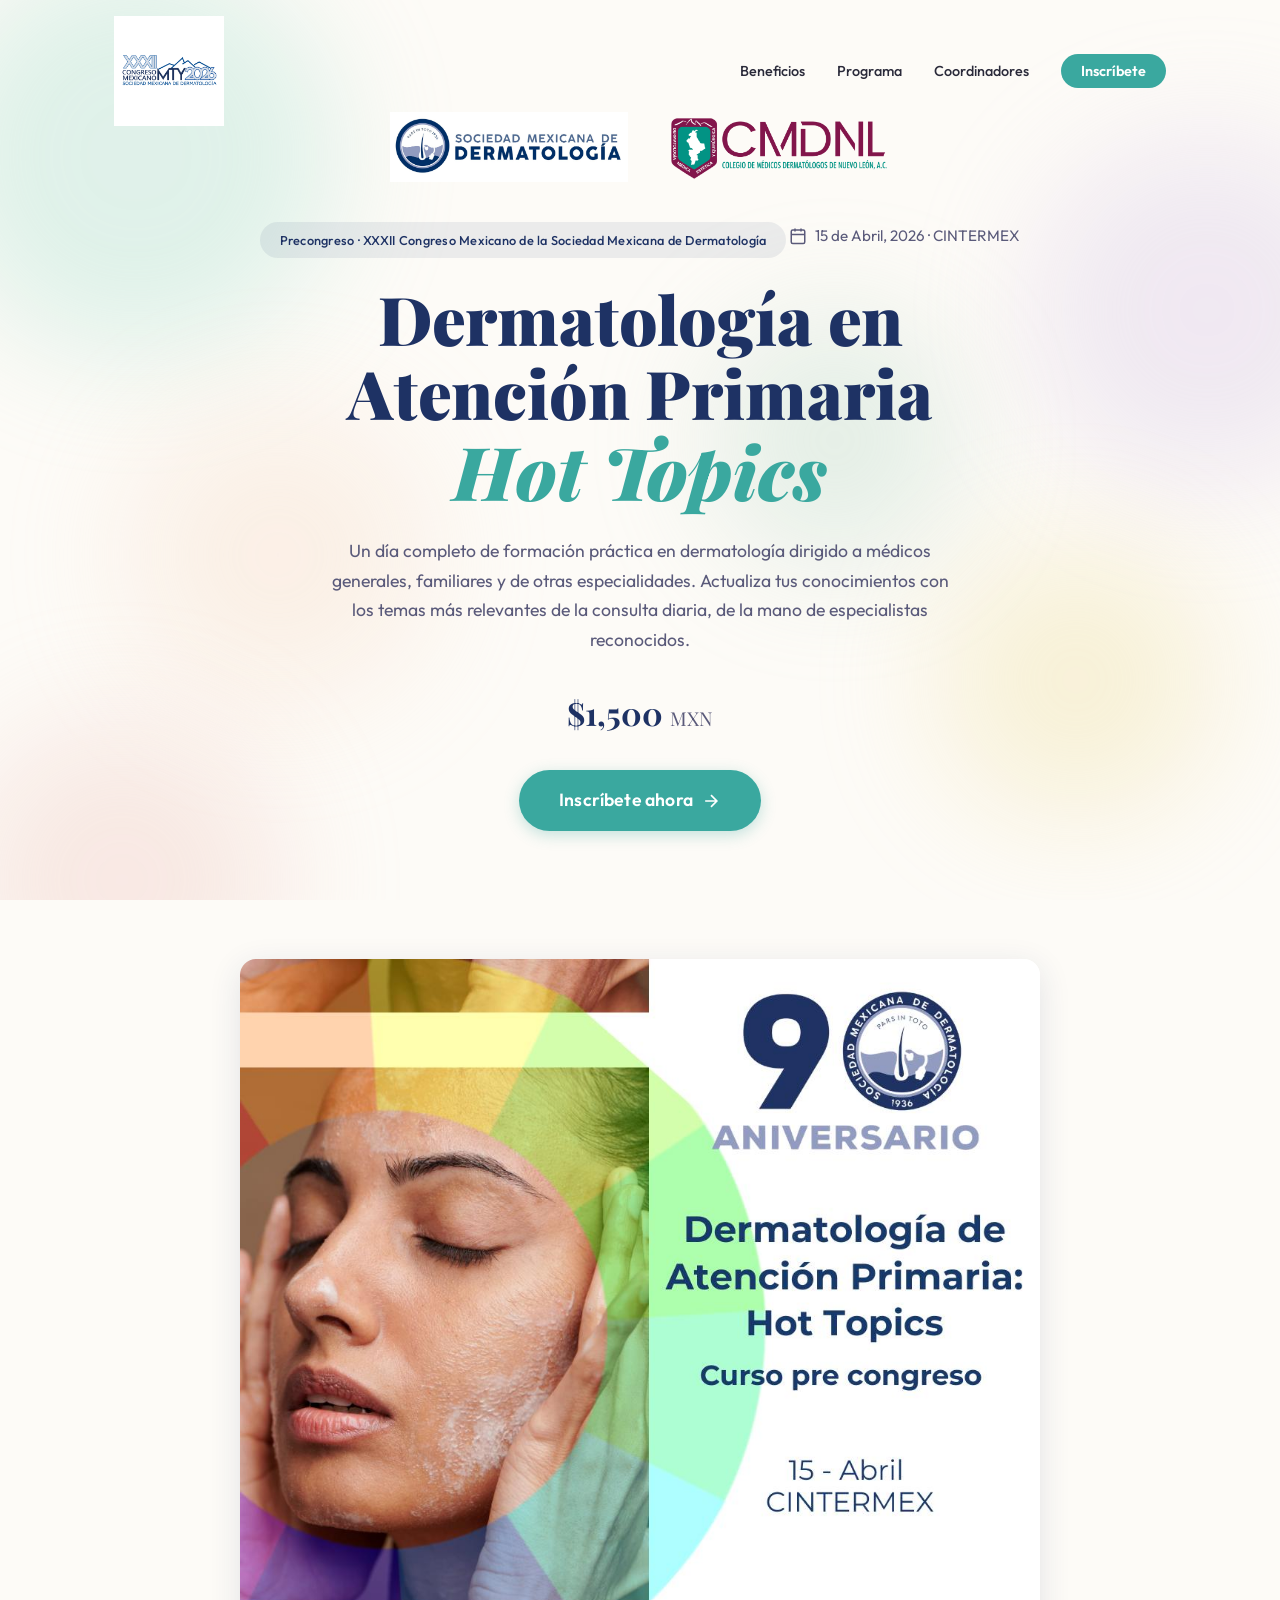
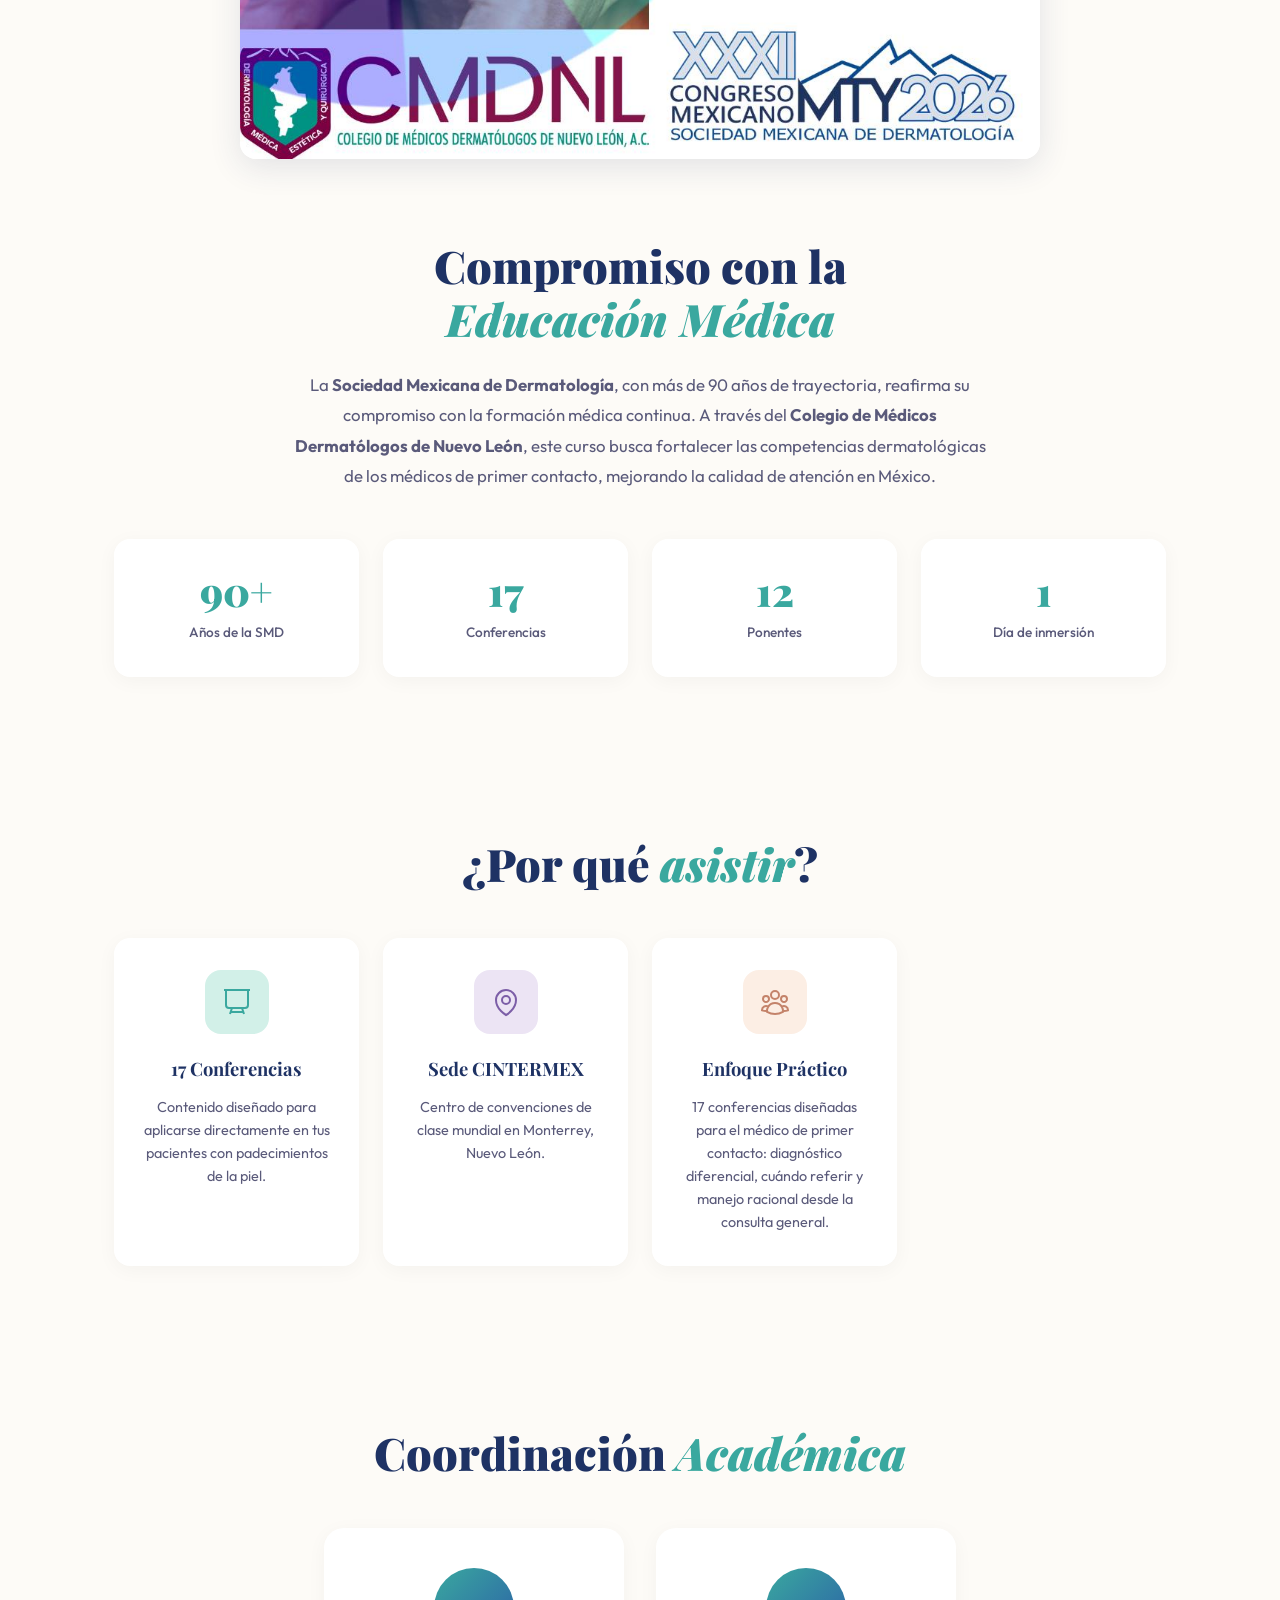
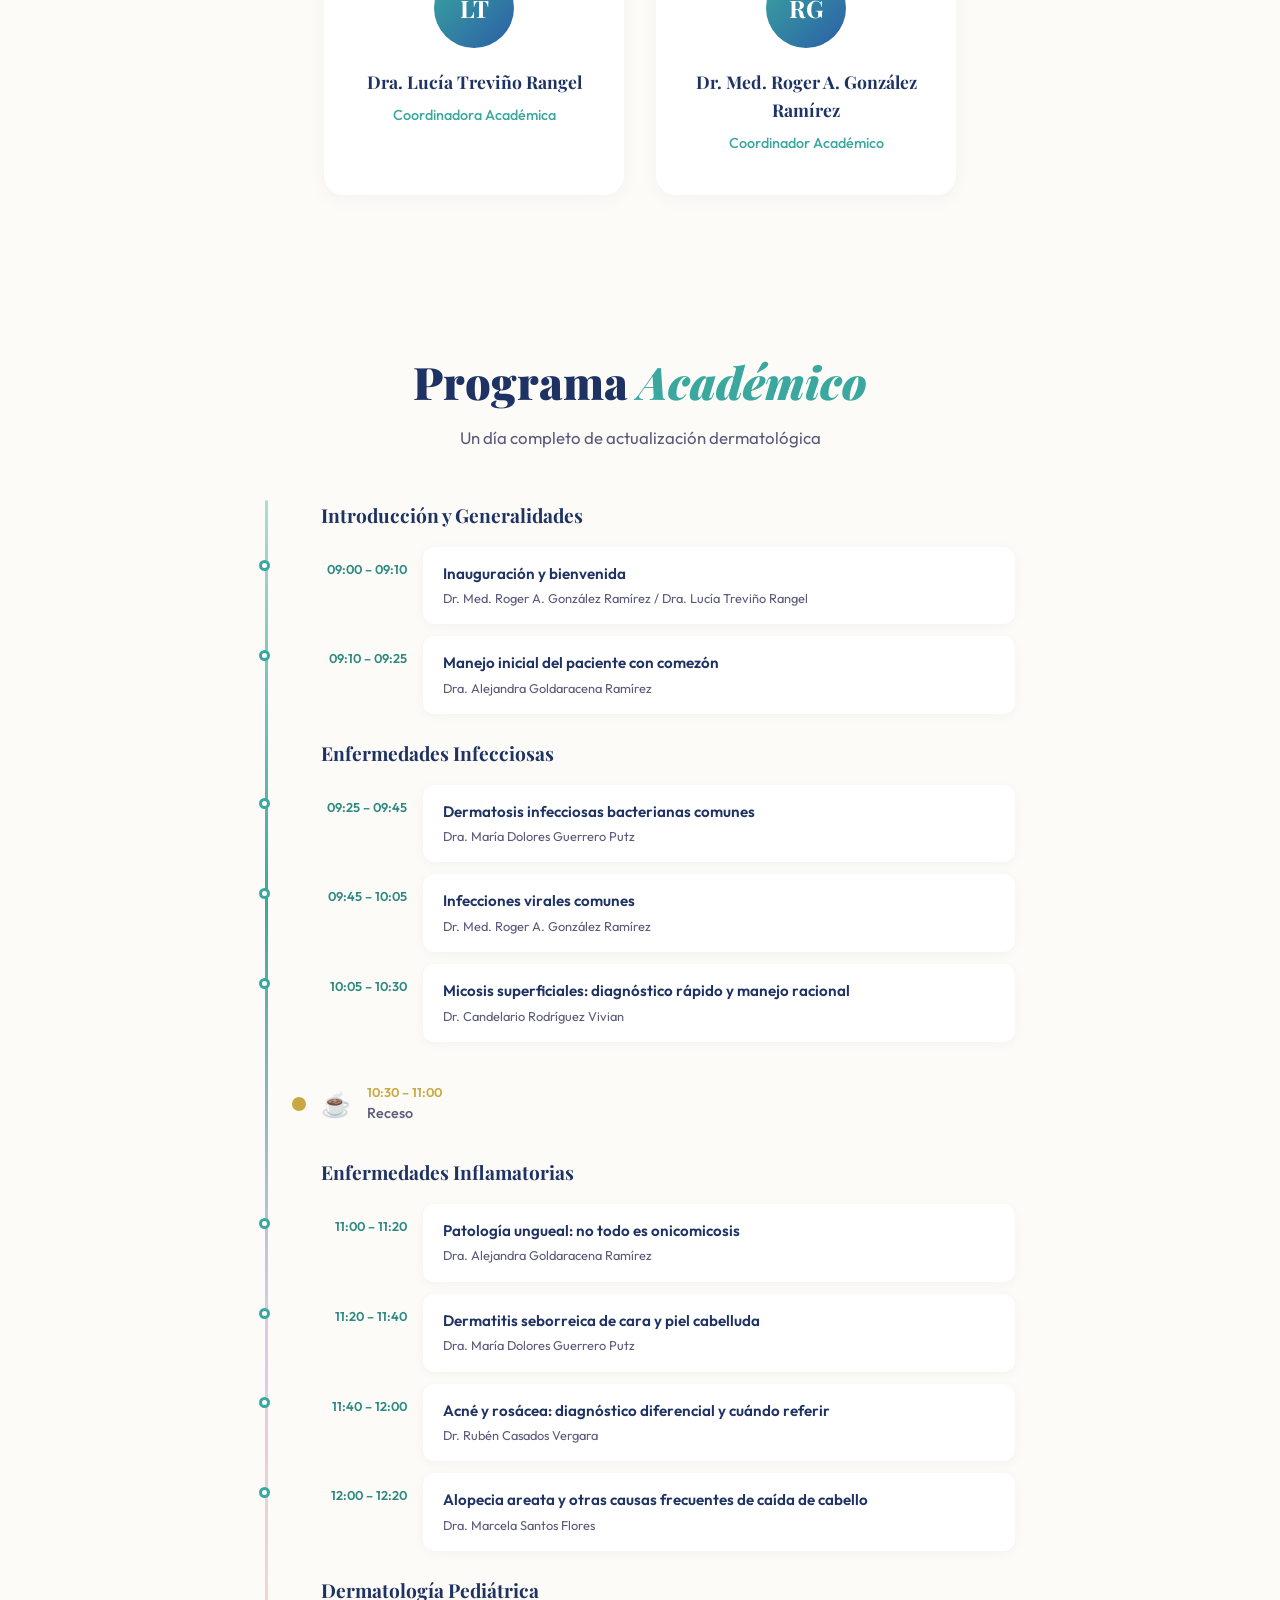
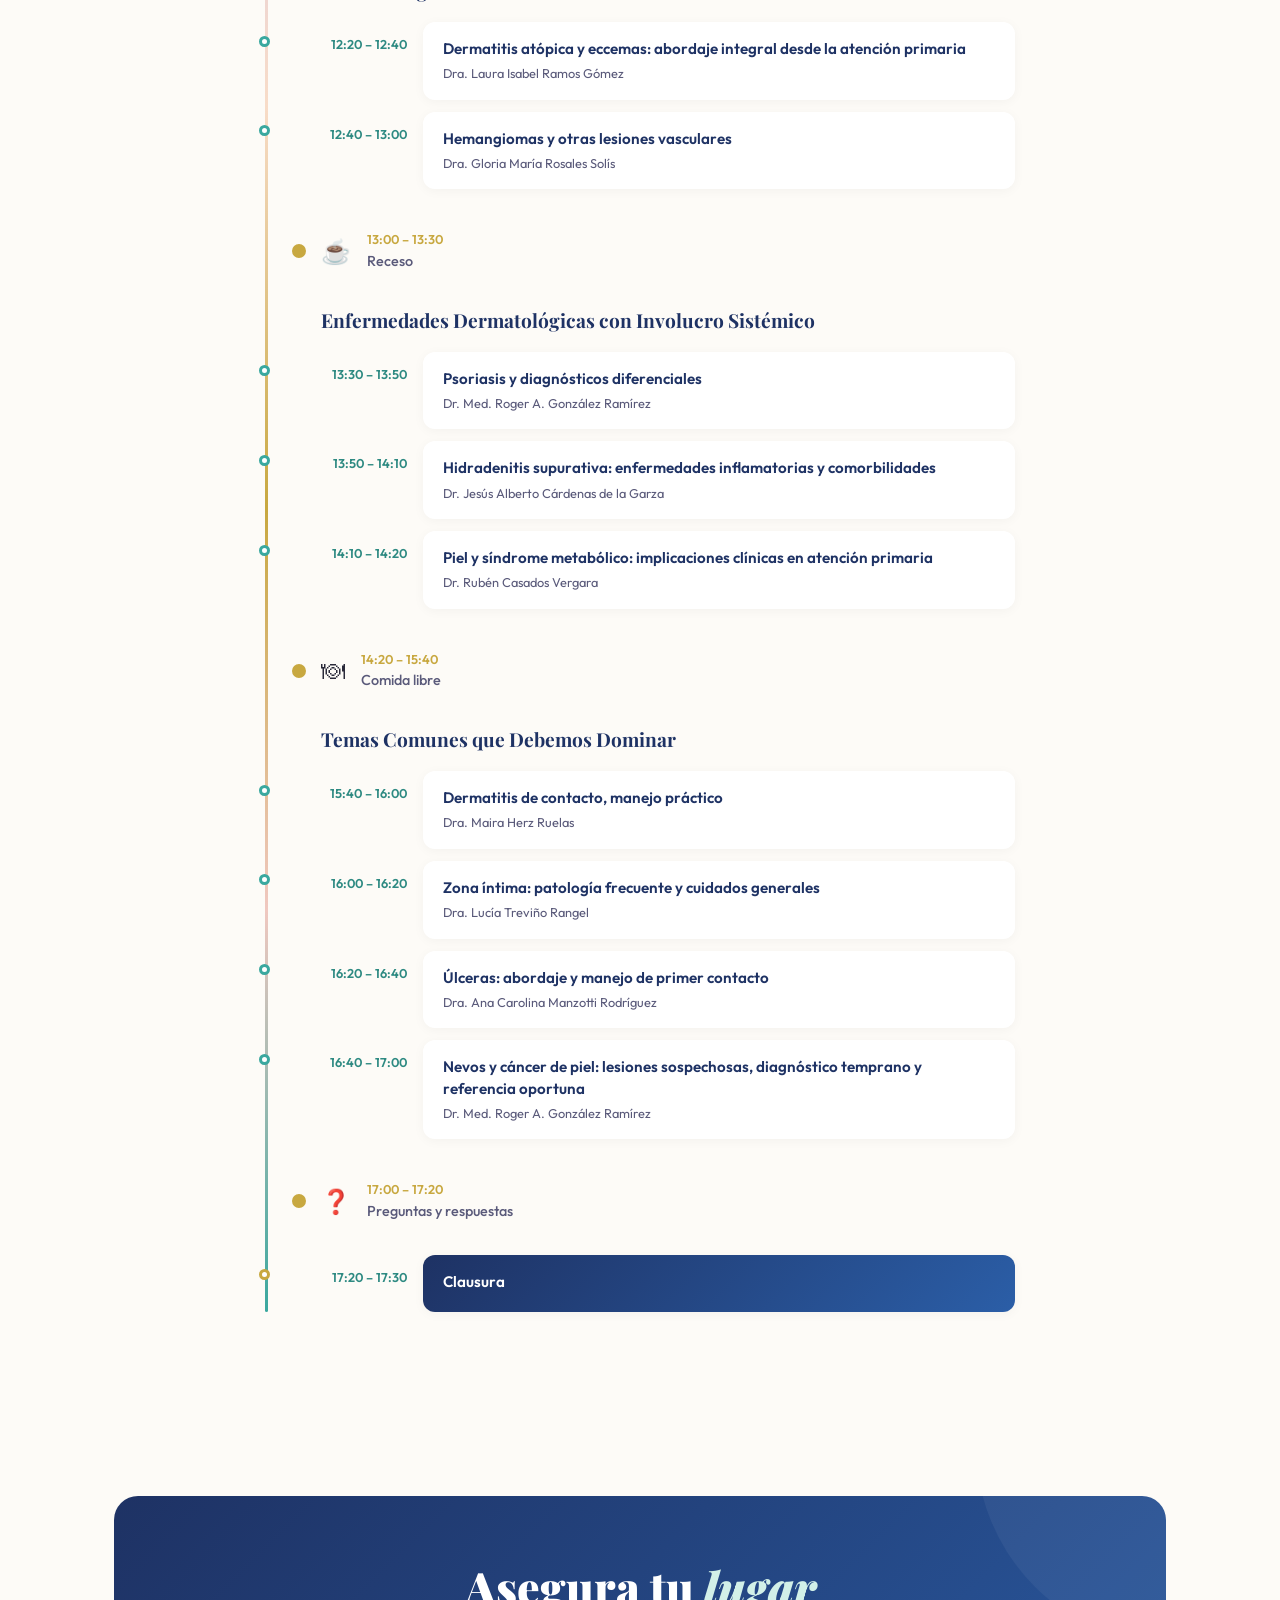
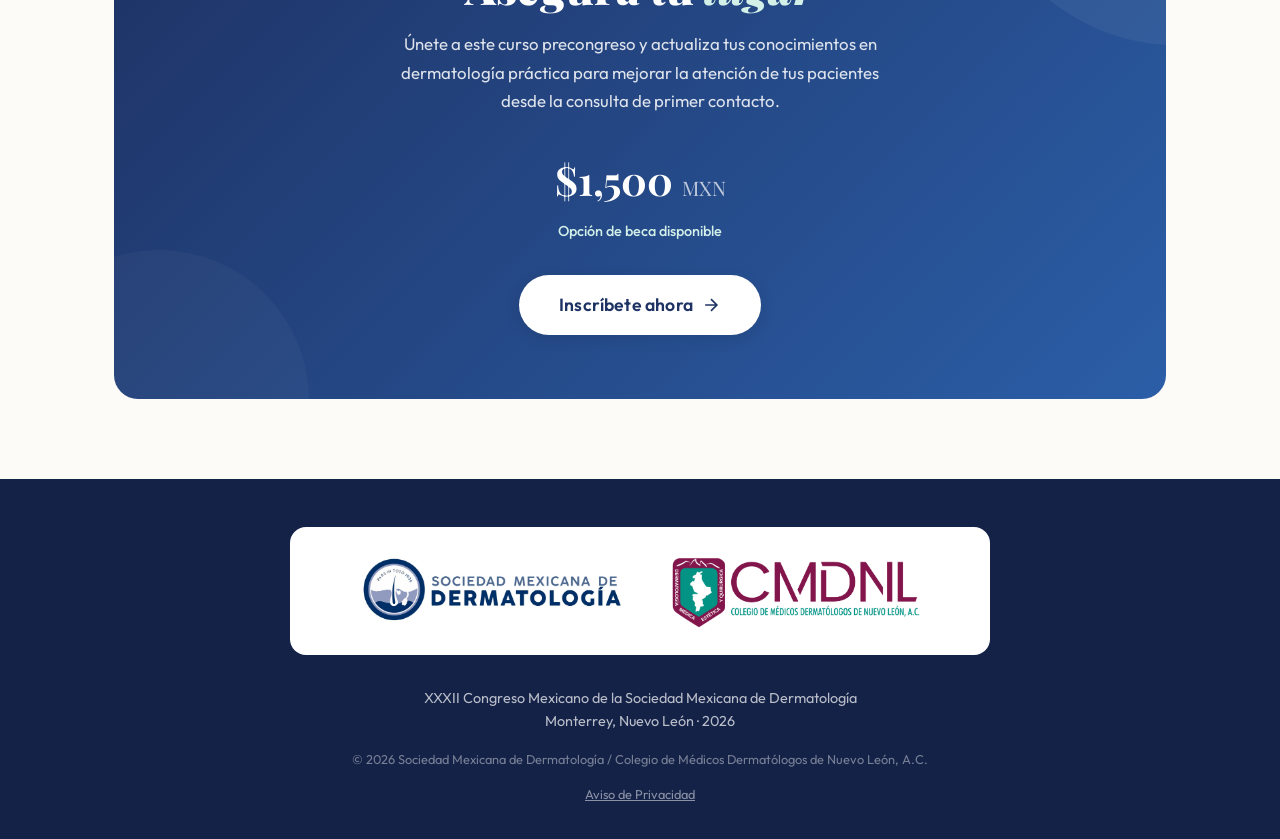
<file: index.html>
<!DOCTYPE html>
<html lang="es">
<head>
  <meta charset="UTF-8">
  <meta name="viewport" content="width=device-width, initial-scale=1.0">
  <title>Dermatología en Atención Primaria: Hot Topics | Precongreso XXXII SMD 2026</title>
  <meta name="description" content="Curso precongreso de dermatología para médicos de primer contacto. 15 de abril 2026, CINTERMEX Monterrey. Organizado por la Sociedad Mexicana de Dermatología y el CMDNL.">

  <!-- Open Graph -->
  <meta property="og:title" content="Dermatología en Atención Primaria: Hot Topics">
  <meta property="og:description" content="Curso precongreso para médicos de primer contacto. 18 conferencias, 12 ponentes. 15 de abril 2026, CINTERMEX Monterrey.">
  <meta property="og:image" content="https://derma-hot-topics.vercel.app/assets/images/visual-simposium.jpeg">
  <meta property="og:image:width" content="1080">
  <meta property="og:image:height" content="1080">
  <meta property="og:url" content="https://derma-hot-topics.vercel.app">
  <meta property="og:type" content="website">

  <!-- Fonts -->
  <link rel="preconnect" href="https://fonts.googleapis.com">
  <link rel="preconnect" href="https://fonts.gstatic.com" crossorigin>
  <link href="https://fonts.googleapis.com/css2?family=Playfair+Display:ital,wght@0,400;0,700;0,900;1,400&family=Outfit:wght@300;400;500;600;700;800&display=swap" rel="stylesheet">

  <link rel="stylesheet" href="css/styles.css">
</head>
<body>
  <!-- Decorative Orbs -->
  <div class="orbs" aria-hidden="true">
    <div class="orb orb--mint" data-speed="0.03"></div>
    <div class="orb orb--lavender" data-speed="0.05"></div>
    <div class="orb orb--peach" data-speed="0.02"></div>
    <div class="orb orb--yellow" data-speed="0.04"></div>
    <div class="orb orb--rose" data-speed="0.06"></div>
    <div class="orb orb--sage" data-speed="0.025"></div>
  </div>

  <!-- LOGOS UBICADOS EN:
       1. Navegación: .nav__logo (línea siguiente)
       2. Hero: .hero__logos (3 logos: SMD, Congreso, CMDNL)
       3. Footer: .footer__logos (mismos 3 logos)
       Para cambiar logos, reemplazar archivos en assets/logos/ -->
  <!-- Navigation -->
  <nav class="nav" id="nav">
    <div class="nav__container">
      <a href="#" class="nav__brand">
        <img src="assets/logos/smd-congreso-logo.jpeg" alt="XXXII Congreso SMD MTY 2026" class="nav__logo">
      </a>
      <button class="nav__toggle" id="navToggle" aria-label="Abrir menú">
        <span></span><span></span><span></span>
      </button>
      <ul class="nav__links" id="navLinks">
        <li><a href="#beneficios">Beneficios</a></li>
        <li><a href="#programa">Programa</a></li>
        <li><a href="#coordinadores">Coordinadores</a></li>
        <li><a href="registro/" class="nav__cta">Inscríbete</a></li>
      </ul>
    </div>
  </nav>

  <!-- Hero -->
  <header class="hero" id="hero">
    <div class="hero__container">
      <div class="hero__logos reveal">
        <img src="assets/logos/smd-logo.jpeg" alt="Sociedad Mexicana de Dermatología" class="hero__logo">
        <img src="assets/logos/cmdnl-logo.png" alt="Colegio de Médicos Dermatólogos de Nuevo León" class="hero__logo">
      </div>
      <div class="hero__badge reveal">
        Precongreso &middot; XXXII Congreso Mexicano de la Sociedad Mexicana de Dermatología
      </div>
      <div class="hero__date reveal">
        <svg width="18" height="18" viewBox="0 0 24 24" fill="none" stroke="currentColor" stroke-width="2"><rect x="3" y="4" width="18" height="18" rx="2"/><line x1="16" y1="2" x2="16" y2="6"/><line x1="8" y1="2" x2="8" y2="6"/><line x1="3" y1="10" x2="21" y2="10"/></svg>
        15 de Abril, 2026 &middot; CINTERMEX
      </div>
      <h1 class="hero__title reveal">
        Dermatología en<br>Atención Primaria
        <span class="hero__accent">Hot Topics</span>
      </h1>
      <p class="hero__description reveal">
        Un día completo de formación práctica en dermatología dirigido a médicos generales, familiares y de otras especialidades.
        Actualiza tus conocimientos con los temas más relevantes de la consulta diaria, de la mano de
        especialistas reconocidos.
      </p>
      <div class="hero__price reveal">
        <span class="hero__price-amount">$1,500 <small>MXN</small></span>
      </div>
      <div class="hero__actions reveal">
        <a href="registro/" class="btn btn--primary btn--lg" id="heroCta">
          Inscríbete ahora
          <svg width="20" height="20" viewBox="0 0 24 24" fill="none" stroke="currentColor" stroke-width="2"><path d="M5 12h14M12 5l7 7-7 7"/></svg>
        </a>
      </div>

    </div>
  </header>

  <!-- Visual Banner -->
  <section class="visual-banner reveal">
    <div class="container">
      <img src="assets/images/visual-simposium.jpeg" alt="Dermatología en Atención Primaria: Hot Topics — Curso Pre Congreso, 15 de Abril, CINTERMEX" class="visual-banner__img">
    </div>
  </section>

  <!-- Impact Section -->
  <section class="impact" id="impacto">
    <div class="container">
      <div class="impact__content reveal">
        <h2 class="section-title">Compromiso con la<br><span class="accent">Educación Médica</span></h2>
        <p class="impact__text">
          La <strong>Sociedad Mexicana de Dermatología</strong>, con más de 90 años de trayectoria, reafirma
          su compromiso con la formación médica continua. A través del <strong>Colegio de Médicos Dermatólogos
          de Nuevo León</strong>, este curso busca fortalecer las competencias dermatológicas de los médicos
          de primer contacto, mejorando la calidad de atención en México.
        </p>
      </div>
      <div class="impact__stats reveal">
        <div class="stat">
          <span class="stat__number">90+</span>
          <span class="stat__label">Años de la SMD</span>
        </div>
        <div class="stat">
          <span class="stat__number">17</span>
          <span class="stat__label">Conferencias</span>
        </div>
        <div class="stat">
          <span class="stat__number">12</span>
          <span class="stat__label">Ponentes</span>
        </div>
        <div class="stat">
          <span class="stat__number">1</span>
          <span class="stat__label">Día de inmersión</span>
        </div>
      </div>
    </div>
  </section>

  <!-- Benefits -->
  <section class="benefits" id="beneficios">
    <div class="container">
      <h2 class="section-title reveal">¿Por qué <span class="accent">asistir</span>?</h2>
      <div class="benefits__grid">

        <div class="benefit-card reveal">
          <div class="benefit-card__icon">
            <svg width="32" height="32" viewBox="0 0 24 24" fill="none" stroke="currentColor" stroke-width="1.5"><path d="M3.75 3v11.25A2.25 2.25 0 006 16.5h2.25M3.75 3h-1.5m1.5 0h16.5m0 0h1.5m-1.5 0v11.25A2.25 2.25 0 0118 16.5h-2.25m-7.5 0h7.5m-7.5 0l-1 3m8.5-3l1 3m0 0l.5 1.5m-.5-1.5h-9.5m0 0l-.5 1.5"/></svg>
          </div>
          <h3 class="benefit-card__title">17 Conferencias</h3>
          <p class="benefit-card__text">Contenido diseñado para aplicarse directamente en tus pacientes con padecimientos de la piel.</p>
        </div>
        <div class="benefit-card reveal">
          <div class="benefit-card__icon">
            <svg width="32" height="32" viewBox="0 0 24 24" fill="none" stroke="currentColor" stroke-width="1.5"><path d="M15 10.5a3 3 0 11-6 0 3 3 0 016 0z"/><path d="M19.5 10.5c0 7.142-7.5 11.25-7.5 11.25S4.5 17.642 4.5 10.5a7.5 7.5 0 1115 0z"/></svg>
          </div>
          <h3 class="benefit-card__title">Sede CINTERMEX</h3>
          <p class="benefit-card__text">Centro de convenciones de clase mundial en Monterrey, Nuevo León.</p>
        </div>
        <div class="benefit-card reveal">
          <div class="benefit-card__icon">
            <svg width="32" height="32" viewBox="0 0 24 24" fill="none" stroke="currentColor" stroke-width="1.5"><path d="M18 18.72a9.094 9.094 0 003.741-.479 3 3 0 00-4.682-2.72m.94 3.198l.001.031c0 .225-.012.447-.037.666A11.944 11.944 0 0112 21c-2.17 0-4.207-.576-5.963-1.584A6.062 6.062 0 016 18.719m12 0a5.971 5.971 0 00-.941-3.197m0 0A5.995 5.995 0 0012 12.75a5.995 5.995 0 00-5.058 2.772m0 0a3 3 0 00-4.681 2.72 8.986 8.986 0 003.74.477m.94-3.197a5.971 5.971 0 00-.94 3.197M15 6.75a3 3 0 11-6 0 3 3 0 016 0zm6 3a2.25 2.25 0 11-4.5 0 2.25 2.25 0 014.5 0zm-13.5 0a2.25 2.25 0 11-4.5 0 2.25 2.25 0 014.5 0z"/></svg>
          </div>
          <h3 class="benefit-card__title">Enfoque Práctico</h3>
          <p class="benefit-card__text">17 conferencias diseñadas para el médico de primer contacto: diagnóstico diferencial, cuándo referir y manejo racional desde la consulta general.</p>
        </div>
      </div>
    </div>
  </section>

  <!-- Coordinators -->
  <section class="coordinators" id="coordinadores">
    <div class="container">
      <h2 class="section-title reveal">Coordinación <span class="accent">Académica</span></h2>
      <div class="coordinators__grid">
        <div class="coordinator-card reveal">
          <div class="coordinator-card__avatar">LT</div>
          <h3 class="coordinator-card__name">Dra. Lucía Treviño Rangel</h3>
          <p class="coordinator-card__role">Coordinadora Académica</p>
        </div>
        <div class="coordinator-card reveal">
          <div class="coordinator-card__avatar">RG</div>
          <h3 class="coordinator-card__name">Dr. Med. Roger A. González Ramírez</h3>
          <p class="coordinator-card__role">Coordinador Académico</p>
        </div>
      </div>
    </div>
  </section>

  <!-- Program -->
  <section class="program" id="programa">
    <div class="container">
      <h2 class="section-title reveal">Programa <span class="accent">Académico</span></h2>
      <p class="program__subtitle reveal">Un día completo de actualización dermatológica</p>

      <div class="timeline">
        <!-- Block: Inauguración -->
        <div class="timeline__block reveal">
          <h3 class="timeline__block-title">Introducción y Generalidades</h3>
          <div class="timeline__item">
            <div class="timeline__time">09:00 – 09:10</div>
            <div class="timeline__dot"></div>
            <div class="timeline__card">
              <h4>Inauguración y bienvenida</h4>
              <p>Dr. Med. Roger A. González Ramírez / Dra. Lucía Treviño Rangel</p>
            </div>
          </div>
          <div class="timeline__item">
            <div class="timeline__time">09:10 – 09:25</div>
            <div class="timeline__dot"></div>
            <div class="timeline__card">
              <h4>Manejo inicial del paciente con comezón</h4>
              <p>Dra. Alejandra Goldaracena Ramírez</p>
            </div>
          </div>
        </div>

        <!-- Block: Enfermedades Infecciosas -->
        <div class="timeline__block reveal">
          <h3 class="timeline__block-title">Enfermedades Infecciosas</h3>
          <div class="timeline__item">
            <div class="timeline__time">09:25 – 09:45</div>
            <div class="timeline__dot"></div>
            <div class="timeline__card">
              <h4>Dermatosis infecciosas bacterianas comunes</h4>
              <p>Dra. María Dolores Guerrero Putz</p>
            </div>
          </div>
          <div class="timeline__item">
            <div class="timeline__time">09:45 – 10:05</div>
            <div class="timeline__dot"></div>
            <div class="timeline__card">
              <h4>Infecciones virales comunes</h4>
              <p>Dr. Med. Roger A. González Ramírez</p>
            </div>
          </div>
          <div class="timeline__item">
            <div class="timeline__time">10:05 – 10:30</div>
            <div class="timeline__dot"></div>
            <div class="timeline__card">
              <h4>Micosis superficiales: diagnóstico rápido y manejo racional</h4>
              <p>Dr. Candelario Rodríguez Vivian</p>
            </div>
          </div>
        </div>

        <!-- Break 1 -->
        <div class="timeline__break reveal">
          <div class="timeline__break-icon">&#9749;</div>
          <div class="timeline__break-info">
            <span class="timeline__break-time">10:30 – 11:00</span>
            <span class="timeline__break-label">Receso</span>
          </div>
        </div>

        <!-- Block: Enfermedades Inflamatorias -->
        <div class="timeline__block reveal">
          <h3 class="timeline__block-title">Enfermedades Inflamatorias</h3>
          <div class="timeline__item">
            <div class="timeline__time">11:00 – 11:20</div>
            <div class="timeline__dot"></div>
            <div class="timeline__card">
              <h4>Patología ungueal: no todo es onicomicosis</h4>
              <p>Dra. Alejandra Goldaracena Ramírez</p>
            </div>
          </div>
          <div class="timeline__item">
            <div class="timeline__time">11:20 – 11:40</div>
            <div class="timeline__dot"></div>
            <div class="timeline__card">
              <h4>Dermatitis seborreica de cara y piel cabelluda</h4>
              <p>Dra. María Dolores Guerrero Putz</p>
            </div>
          </div>
          <div class="timeline__item">
            <div class="timeline__time">11:40 – 12:00</div>
            <div class="timeline__dot"></div>
            <div class="timeline__card">
              <h4>Acné y rosácea: diagnóstico diferencial y cuándo referir</h4>
              <p>Dr. Rubén Casados Vergara</p>
            </div>
          </div>
          <div class="timeline__item">
            <div class="timeline__time">12:00 – 12:20</div>
            <div class="timeline__dot"></div>
            <div class="timeline__card">
              <h4>Alopecia areata y otras causas frecuentes de caída de cabello</h4>
              <p>Dra. Marcela Santos Flores</p>
            </div>
          </div>
        </div>

        <!-- Block: Dermatología Pediátrica -->
        <div class="timeline__block reveal">
          <h3 class="timeline__block-title">Dermatología Pediátrica</h3>
          <div class="timeline__item">
            <div class="timeline__time">12:20 – 12:40</div>
            <div class="timeline__dot"></div>
            <div class="timeline__card">
              <h4>Dermatitis atópica y eccemas: abordaje integral desde la atención primaria</h4>
              <p>Dra. Laura Isabel Ramos Gómez</p>
            </div>
          </div>
          <div class="timeline__item">
            <div class="timeline__time">12:40 – 13:00</div>
            <div class="timeline__dot"></div>
            <div class="timeline__card">
              <h4>Hemangiomas y otras lesiones vasculares</h4>
              <p>Dra. Gloria María Rosales Solís</p>
            </div>
          </div>
        </div>

        <!-- Break 2 -->
        <div class="timeline__break reveal">
          <div class="timeline__break-icon">&#9749;</div>
          <div class="timeline__break-info">
            <span class="timeline__break-time">13:00 – 13:30</span>
            <span class="timeline__break-label">Receso</span>
          </div>
        </div>

        <!-- Block: Enfermedades con Involucro Sistémico -->
        <div class="timeline__block reveal">
          <h3 class="timeline__block-title">Enfermedades Dermatológicas con Involucro Sistémico</h3>
          <div class="timeline__item">
            <div class="timeline__time">13:30 – 13:50</div>
            <div class="timeline__dot"></div>
            <div class="timeline__card">
              <h4>Psoriasis y diagnósticos diferenciales</h4>
              <p>Dr. Med. Roger A. González Ramírez</p>
            </div>
          </div>
          <div class="timeline__item">
            <div class="timeline__time">13:50 – 14:10</div>
            <div class="timeline__dot"></div>
            <div class="timeline__card">
              <h4>Hidradenitis supurativa: enfermedades inflamatorias y comorbilidades</h4>
              <p>Dr. Jesús Alberto Cárdenas de la Garza</p>
            </div>
          </div>
          <div class="timeline__item">
            <div class="timeline__time">14:10 – 14:20</div>
            <div class="timeline__dot"></div>
            <div class="timeline__card">
              <h4>Piel y síndrome metabólico: implicaciones clínicas en atención primaria</h4>
              <p>Dr. Rubén Casados Vergara</p>
            </div>
          </div>
        </div>

        <!-- Break 3: Comida -->
        <div class="timeline__break timeline__break--lunch reveal">
          <div class="timeline__break-icon">&#127869;</div>
          <div class="timeline__break-info">
            <span class="timeline__break-time">14:20 – 15:40</span>
            <span class="timeline__break-label">Comida libre</span>
          </div>
        </div>

        <!-- Block: Temas Comunes -->
        <div class="timeline__block reveal">
          <h3 class="timeline__block-title">Temas Comunes que Debemos Dominar</h3>
          <div class="timeline__item">
            <div class="timeline__time">15:40 – 16:00</div>
            <div class="timeline__dot"></div>
            <div class="timeline__card">
              <h4>Dermatitis de contacto, manejo práctico</h4>
              <p>Dra. Maira Herz Ruelas</p>
            </div>
          </div>
          <div class="timeline__item">
            <div class="timeline__time">16:00 – 16:20</div>
            <div class="timeline__dot"></div>
            <div class="timeline__card">
              <h4>Zona íntima: patología frecuente y cuidados generales</h4>
              <p>Dra. Lucía Treviño Rangel</p>
            </div>
          </div>
          <div class="timeline__item">
            <div class="timeline__time">16:20 – 16:40</div>
            <div class="timeline__dot"></div>
            <div class="timeline__card">
              <h4>Úlceras: abordaje y manejo de primer contacto</h4>
              <p>Dra. Ana Carolina Manzotti Rodríguez</p>
            </div>
          </div>
          <div class="timeline__item">
            <div class="timeline__time">16:40 – 17:00</div>
            <div class="timeline__dot"></div>
            <div class="timeline__card">
              <h4>Nevos y cáncer de piel: lesiones sospechosas, diagnóstico temprano y referencia oportuna</h4>
              <p>Dr. Med. Roger A. González Ramírez</p>
            </div>
          </div>
        </div>

        <!-- Q&A Final -->
        <div class="timeline__break reveal">
          <div class="timeline__break-icon">&#10067;</div>
          <div class="timeline__break-info">
            <span class="timeline__break-time">17:00 – 17:20</span>
            <span class="timeline__break-label">Preguntas y respuestas</span>
          </div>
        </div>

        <!-- Clausura -->
        <div class="timeline__block reveal">
          <div class="timeline__item timeline__item--last">
            <div class="timeline__time">17:20 – 17:30</div>
            <div class="timeline__dot timeline__dot--last"></div>
            <div class="timeline__card timeline__card--clausura">
              <h4>Clausura</h4>
            </div>
          </div>
        </div>
      </div>
    </div>
  </section>

  <!-- Registration CTA -->
  <section class="registration" id="registro">
    <div class="container">
      <div class="registration__card reveal">
        <h2 class="section-title section-title--white">Asegura tu <span class="accent accent--light">lugar</span></h2>
        <p class="registration__text">
          Únete a este curso precongreso y actualiza tus conocimientos en dermatología práctica para mejorar la atención de tus pacientes desde la consulta de primer contacto.
        </p>
        <div class="registration__price">
          <span class="registration__amount">$1,500 <small>MXN</small></span>
          <span class="registration__note">Opción de beca disponible</span>
        </div>
        <a href="registro/" class="btn btn--white btn--lg" id="registroCta">
          Inscríbete ahora
          <svg width="20" height="20" viewBox="0 0 24 24" fill="none" stroke="currentColor" stroke-width="2"><path d="M5 12h14M12 5l7 7-7 7"/></svg>
        </a>
      </div>
    </div>
  </section>

  <!-- Footer -->
  <footer class="footer">
    <div class="container">
      <div class="footer__logos">
        <img src="assets/logos/smd-logo.jpeg" alt="Sociedad Mexicana de Dermatología" class="footer__logo">
        <img src="assets/logos/cmdnl-logo.png" alt="Colegio de Médicos Dermatólogos de Nuevo León" class="footer__logo">
      </div>
      <p class="footer__text">
        XXXII Congreso Mexicano de la Sociedad Mexicana de Dermatología<br>
        Monterrey, Nuevo León &middot; 2026
      </p>
      <p class="footer__copy">
        &copy; 2026 Sociedad Mexicana de Dermatología / Colegio de Médicos Dermatólogos de Nuevo León, A.C.
      </p>
      <button class="footer__privacy-link" id="privacyBtn">Aviso de Privacidad</button>
    </div>
  </footer>

  <!-- Modal: Inscripciones No Disponible -->
  <div class="modal" id="modalInscripcion" role="dialog" aria-modal="true" aria-labelledby="modalInscripcionTitle">
    <div class="modal__backdrop" data-close></div>
    <div class="modal__content">
      <button class="modal__close" data-close aria-label="Cerrar">&times;</button>
      <div class="modal__icon">
        <svg width="48" height="48" viewBox="0 0 24 24" fill="none" stroke="currentColor" stroke-width="1.5"><path d="M12 6v6h4.5m4.5 0a9 9 0 11-18 0 9 9 0 0118 0z"/></svg>
      </div>
      <h3 class="modal__title" id="modalInscripcionTitle">Inscripciones próximamente</h3>
      <p class="modal__text">
        El registro para el curso <strong>"Dermatología en Atención Primaria: Hot Topics"</strong>
        aún no está disponible. Estamos preparando todo para ofrecerte la mejor experiencia.
      </p>
      <p class="modal__text modal__text--small">
        Te invitamos a regresar pronto para completar tu inscripción.
      </p>
      <button class="btn btn--primary" data-close>Entendido</button>
    </div>
  </div>

  <!-- Modal: Aviso de Privacidad -->
  <div class="modal" id="modalPrivacidad" role="dialog" aria-modal="true" aria-labelledby="modalPrivacidadTitle">
    <div class="modal__backdrop" data-close></div>
    <div class="modal__content modal__content--wide">
      <button class="modal__close" data-close aria-label="Cerrar">&times;</button>
      <h3 class="modal__title" id="modalPrivacidadTitle">Aviso de Privacidad</h3>
      <div class="modal__body">
        <p><strong>Responsable:</strong> Sociedad Mexicana de Dermatología, A.C. y Colegio de Médicos Dermatólogos de Nuevo León, A.C., con domicilio en Monterrey, Nuevo León, México.</p>
        <p><strong>Datos personales recabados:</strong> Nombre completo, correo electrónico, número telefónico, especialidad médica, institución de adscripción y ciudad de residencia.</p>
        <p><strong>Finalidades:</strong></p>
        <ul>
          <li>Gestionar inscripción y participación en el curso "Dermatología en Atención Primaria: Hot Topics"</li>
          <li>Enviar confirmaciones, recordatorios y material del evento</li>
          <li>Estadísticas internas y reportes de asistencia</li>
          <li>Informar sobre futuros eventos de la SMD o el CMDNL</li>
        </ul>
        <p><strong>Transferencia:</strong> No se compartirán datos con terceros sin consentimiento, salvo lo previsto por la LFPDPPP.</p>
        <p><strong>Derechos ARCO:</strong> Usted tiene derecho a Acceder, Rectificar, Cancelar u Oponerse al tratamiento de sus datos personales.</p>
      </div>
      <button class="btn btn--primary" data-close>Cerrar</button>
    </div>
  </div>

  <script src="js/main.js"></script>
</body>
</html>
</file>
<file: css/styles.css>
/* ==========================================================================
   Dermatología en Atención Primaria: Hot Topics — Landing Page
   ========================================================================== */

:root {
  /* Primarios */
  --navy: #1e3264;
  --navy-dark: #142248;
  --blue: #2b5ea7;

  /* Pasteles */
  --mint: #a8e0d0;
  --mint-light: #d2f0e8;
  --sage: #b8d8c8;
  --lavender: #d8c8e8;
  --lavender-light: #ece4f4;
  --peach: #f8dcc8;
  --peach-light: #fceee4;
  --yellow: #f0e0a0;
  --yellow-light: #f8f0d0;
  --rose: #f0c8c0;

  /* Neutros */
  --cream: #fdfbf7;
  --white: #ffffff;
  --text: #2a2a3a;
  --text-light: #5a5a7a;

  /* Acentos */
  --teal: #3aa89f;
  --teal-dark: #2e8a82;
  --gold: #c8a840;

  /* Spacing */
  --section-padding: 5rem 0;
  --container-max: 1100px;
}

/* Reset */
*, *::before, *::after { box-sizing: border-box; margin: 0; padding: 0; }
html { scroll-behavior: smooth; }
body {
  font-family: 'Outfit', sans-serif;
  color: var(--text);
  background: var(--cream);
  line-height: 1.6;
  overflow-x: hidden;
}
img { max-width: 100%; height: auto; display: block; }
a { color: inherit; text-decoration: none; }
ul { list-style: none; }
button { cursor: pointer; border: none; background: none; font-family: inherit; }

/* Container */
.container {
  max-width: var(--container-max);
  margin: 0 auto;
  padding: 0 1.5rem;
}

/* Typography */
.section-title {
  font-family: 'Playfair Display', serif;
  font-size: clamp(1.8rem, 4vw, 2.8rem);
  font-weight: 900;
  color: var(--navy);
  text-align: center;
  margin-bottom: 1rem;
  line-height: 1.2;
}
.section-title--white { color: var(--white); }
.accent { color: var(--teal); font-style: italic; }
.accent--light { color: var(--mint-light); }

/* Buttons */
.btn {
  display: inline-flex;
  align-items: center;
  gap: 0.5rem;
  padding: 0.875rem 2rem;
  border-radius: 50px;
  font-weight: 600;
  font-size: 1rem;
  transition: all 0.3s ease;
  letter-spacing: 0.01em;
}
.btn--primary {
  background: var(--teal);
  color: var(--white);
  box-shadow: 0 4px 15px rgba(58, 168, 159, 0.3);
}
.btn--primary:hover {
  background: var(--teal-dark);
  transform: translateY(-2px);
  box-shadow: 0 6px 20px rgba(58, 168, 159, 0.4);
}
.btn--white {
  background: var(--white);
  color: var(--navy);
  box-shadow: 0 4px 15px rgba(0,0,0,0.1);
}
.btn--white:hover {
  transform: translateY(-2px);
  box-shadow: 0 6px 20px rgba(0,0,0,0.15);
}
.btn--lg { padding: 1rem 2.5rem; font-size: 1.1rem; }

/* Tags */
.tag {
  display: inline-block;
  padding: 0.35rem 1rem;
  border-radius: 50px;
  font-size: 0.8rem;
  font-weight: 500;
}
.tag--navy { background: rgba(30,50,100,0.1); color: var(--navy); }
.tag--teal { background: rgba(58,168,159,0.1); color: var(--teal-dark); }

/* ==========================================================================
   Decorative Orbs
   ========================================================================== */
.orbs {
  position: fixed;
  top: 0;
  left: 0;
  width: 100%;
  height: 100%;
  pointer-events: none;
  z-index: 0;
  overflow: hidden;
}
.orb {
  position: absolute;
  border-radius: 50%;
  opacity: 0.35;
  filter: blur(60px);
}
.orb--mint {
  width: 400px; height: 400px;
  background: var(--mint);
  top: -5%; left: -5%;
}
.orb--lavender {
  width: 350px; height: 350px;
  background: var(--lavender);
  top: 15%; right: -8%;
}
.orb--peach {
  width: 300px; height: 300px;
  background: var(--peach);
  top: 45%; left: 10%;
}
.orb--yellow {
  width: 280px; height: 280px;
  background: var(--yellow);
  top: 60%; right: 5%;
}
.orb--rose {
  width: 320px; height: 320px;
  background: var(--rose);
  top: 80%; left: -3%;
}
.orb--sage {
  width: 250px; height: 250px;
  background: var(--sage);
  top: 35%; right: 25%;
}

/* ==========================================================================
   Navigation
   ========================================================================== */
.nav {
  position: fixed;
  top: 0;
  left: 0;
  width: 100%;
  z-index: 100;
  padding: 1rem 0;
  transition: all 0.3s ease;
  background: transparent;
}
.nav--scrolled {
  background: rgba(253, 251, 247, 0.95);
  backdrop-filter: blur(10px);
  box-shadow: 0 2px 20px rgba(0,0,0,0.05);
  padding: 0.5rem 0;
}
.nav__container {
  max-width: var(--container-max);
  margin: 0 auto;
  padding: 0 1.5rem;
  display: flex;
  align-items: center;
  justify-content: space-between;
}
.nav__logo {
  height: 110px;
  width: auto;
  object-fit: contain;
  object-position: center;
}
.nav__links {
  display: flex;
  align-items: center;
  gap: 2rem;
}
.nav__links a {
  font-weight: 500;
  font-size: 0.9rem;
  color: var(--text);
  transition: color 0.2s;
}
.nav__links a:hover { color: var(--teal); }
.nav__cta {
  background: var(--teal);
  color: var(--white) !important;
  padding: 0.5rem 1.25rem;
  border-radius: 50px;
  font-weight: 600 !important;
  transition: all 0.3s ease !important;
}
.nav__cta:hover {
  background: var(--teal-dark);
  transform: translateY(-1px);
}
.nav__toggle {
  display: none;
  flex-direction: column;
  gap: 5px;
  padding: 0.5rem;
}
.nav__toggle span {
  display: block;
  width: 24px;
  height: 2px;
  background: var(--navy);
  transition: all 0.3s;
  border-radius: 2px;
}

/* ==========================================================================
   Hero
   ========================================================================== */
.hero {
  position: relative;
  z-index: 1;
  min-height: 100vh;
  display: flex;
  align-items: center;
  padding: 7rem 0 4rem;
}
.hero__container {
  max-width: var(--container-max);
  margin: 0 auto;
  padding: 0 1.5rem;
  text-align: center;
}
.hero__logos {
  display: flex;
  align-items: center;
  justify-content: center;
  gap: 2.5rem;
  margin-bottom: 2.5rem;
  flex-wrap: wrap;
}
.hero__logo {
  height: 70px;
  width: auto;
  object-fit: contain;
}
.hero__logo--congreso {
  height: 80px;
}
.hero__badge {
  display: inline-block;
  background: rgba(30,50,100,0.08);
  color: var(--navy);
  padding: 0.5rem 1.25rem;
  border-radius: 50px;
  font-size: 0.8rem;
  font-weight: 500;
  margin-bottom: 1.5rem;
  letter-spacing: 0.02em;
}
.hero__date {
  display: inline-flex;
  align-items: center;
  gap: 0.5rem;
  color: var(--text-light);
  font-size: 0.95rem;
  font-weight: 400;
  margin-bottom: 2rem;
}
.hero__date svg { flex-shrink: 0; }
.hero__title {
  font-family: 'Playfair Display', serif;
  font-size: clamp(2.5rem, 6vw, 4.2rem);
  font-weight: 900;
  color: var(--navy);
  line-height: 1.1;
  margin-bottom: 1.5rem;
}
.hero__accent {
  display: block;
  color: var(--teal);
  font-style: italic;
  font-size: 1.1em;
}
.hero__description {
  max-width: 620px;
  margin: 0 auto 2rem;
  color: var(--text-light);
  font-size: 1.1rem;
  line-height: 1.7;
}
.hero__price {
  margin-bottom: 2rem;
}
.hero__price-amount {
  font-family: 'Playfair Display', serif;
  font-size: 2rem;
  font-weight: 700;
  color: var(--navy);
}
.hero__price-amount small {
  font-size: 0.6em;
  font-weight: 400;
  color: var(--text-light);
}
.hero__actions {
  margin-bottom: 2rem;
}
.hero__tags {
  display: flex;
  gap: 0.75rem;
  justify-content: center;
  flex-wrap: wrap;
}

/* ==========================================================================
   Visual Banner
   ========================================================================== */
.visual-banner {
  padding: 2rem 0 0;
  position: relative;
  z-index: 1;
}
.visual-banner__img {
  max-width: 800px;
  margin: 0 auto;
  border-radius: 16px;
  box-shadow: 0 8px 32px rgba(30, 50, 100, 0.12);
}

@media (max-width: 768px) {
  .visual-banner__img {
    max-width: 90%;
  }
}

/* ==========================================================================
   Impact Section
   ========================================================================== */
.impact {
  position: relative;
  z-index: 1;
  padding: var(--section-padding);
}
.impact__content {
  text-align: center;
  margin-bottom: 3rem;
}
.impact__text {
  max-width: 700px;
  margin: 1.5rem auto 0;
  color: var(--text-light);
  font-size: 1.05rem;
  line-height: 1.8;
}
.impact__stats {
  display: grid;
  grid-template-columns: repeat(4, 1fr);
  gap: 1.5rem;
  text-align: center;
}
.stat {
  background: var(--white);
  padding: 2rem 1rem;
  border-radius: 16px;
  box-shadow: 0 4px 20px rgba(0,0,0,0.04);
  transition: transform 0.3s, box-shadow 0.3s;
}
.stat:hover {
  transform: translateY(-4px);
  box-shadow: 0 8px 30px rgba(0,0,0,0.08);
}
.stat__number {
  display: block;
  font-family: 'Playfair Display', serif;
  font-size: 2.5rem;
  font-weight: 900;
  color: var(--teal);
  line-height: 1;
  margin-bottom: 0.5rem;
}
.stat__label {
  font-size: 0.85rem;
  color: var(--text-light);
  font-weight: 500;
}

/* ==========================================================================
   Benefits
   ========================================================================== */
.benefits {
  position: relative;
  z-index: 1;
  padding: var(--section-padding);
}
.benefits__grid {
  display: grid;
  grid-template-columns: repeat(4, 1fr);
  gap: 1.5rem;
  margin-top: 3rem;
}
.benefit-card {
  background: var(--white);
  padding: 2rem 1.5rem;
  border-radius: 16px;
  text-align: center;
  box-shadow: 0 4px 20px rgba(0,0,0,0.04);
  transition: transform 0.3s, box-shadow 0.3s;
}
.benefit-card:hover {
  transform: translateY(-6px);
  box-shadow: 0 12px 35px rgba(0,0,0,0.08);
}
.benefit-card__icon {
  width: 64px;
  height: 64px;
  background: var(--mint-light);
  border-radius: 16px;
  display: flex;
  align-items: center;
  justify-content: center;
  margin: 0 auto 1.25rem;
  color: var(--teal);
}
.benefit-card:nth-child(2) .benefit-card__icon { background: var(--lavender-light); color: #7c5ea7; }
.benefit-card:nth-child(3) .benefit-card__icon { background: var(--peach-light); color: #c4836a; }
.benefit-card:nth-child(4) .benefit-card__icon { background: var(--yellow-light); color: var(--gold); }
.benefit-card__title {
  font-family: 'Playfair Display', serif;
  font-size: 1.15rem;
  font-weight: 700;
  color: var(--navy);
  margin-bottom: 0.75rem;
}
.benefit-card__text {
  font-size: 0.9rem;
  color: var(--text-light);
  line-height: 1.6;
}

/* ==========================================================================
   Coordinators
   ========================================================================== */
.coordinators {
  position: relative;
  z-index: 1;
  padding: var(--section-padding);
}
.coordinators__grid {
  display: flex;
  justify-content: center;
  gap: 2rem;
  margin-top: 3rem;
  flex-wrap: wrap;
}
.coordinator-card {
  background: var(--white);
  padding: 2.5rem 2rem;
  border-radius: 20px;
  text-align: center;
  box-shadow: 0 4px 20px rgba(0,0,0,0.04);
  max-width: 300px;
  flex: 1;
  min-width: 250px;
  transition: transform 0.3s, box-shadow 0.3s;
}
.coordinator-card:hover {
  transform: translateY(-4px);
  box-shadow: 0 8px 30px rgba(0,0,0,0.08);
}
.coordinator-card__avatar {
  width: 80px;
  height: 80px;
  border-radius: 50%;
  background: linear-gradient(135deg, var(--teal), var(--blue));
  color: var(--white);
  font-family: 'Playfair Display', serif;
  font-size: 1.5rem;
  font-weight: 700;
  display: flex;
  align-items: center;
  justify-content: center;
  margin: 0 auto 1.25rem;
}
.coordinator-card__name {
  font-family: 'Playfair Display', serif;
  font-size: 1.1rem;
  font-weight: 700;
  color: var(--navy);
  margin-bottom: 0.5rem;
}
.coordinator-card__role {
  color: var(--teal);
  font-size: 0.9rem;
  font-weight: 500;
}

/* ==========================================================================
   Program / Timeline
   ========================================================================== */
.program {
  position: relative;
  z-index: 1;
  padding: var(--section-padding);
}
.program__subtitle {
  text-align: center;
  color: var(--text-light);
  font-size: 1.05rem;
  margin-bottom: 3rem;
}
.timeline {
  max-width: 750px;
  margin: 0 auto;
  position: relative;
  padding-left: 2rem;
}
.timeline::before {
  content: '';
  position: absolute;
  left: 0;
  top: 0;
  bottom: 0;
  width: 3px;
  background: linear-gradient(
    to bottom,
    var(--mint),
    var(--teal),
    var(--lavender),
    var(--peach),
    var(--gold),
    var(--rose),
    var(--teal)
  );
  border-radius: 2px;
}
.timeline__block { margin-bottom: 1.5rem; }
.timeline__block-title {
  font-family: 'Playfair Display', serif;
  font-size: 1.2rem;
  font-weight: 700;
  color: var(--navy);
  margin-bottom: 1rem;
  padding-left: 1.5rem;
}
.timeline__item {
  display: flex;
  align-items: flex-start;
  gap: 1rem;
  margin-bottom: 0.75rem;
  position: relative;
}
.timeline__time {
  flex-shrink: 0;
  width: 110px;
  font-size: 0.8rem;
  font-weight: 600;
  color: var(--teal-dark);
  padding-top: 0.75rem;
  text-align: right;
}
.timeline__dot {
  position: absolute;
  left: -2.35rem;
  top: 0.85rem;
  width: 11px;
  height: 11px;
  background: var(--white);
  border: 3px solid var(--teal);
  border-radius: 50%;
  z-index: 1;
}
.timeline__dot--last { border-color: var(--gold); }
.timeline__card {
  flex: 1;
  background: var(--white);
  padding: 1rem 1.25rem;
  border-radius: 12px;
  box-shadow: 0 2px 12px rgba(0,0,0,0.04);
  transition: transform 0.2s, box-shadow 0.2s;
}
.timeline__card:hover {
  transform: translateX(4px);
  box-shadow: 0 4px 20px rgba(0,0,0,0.08);
}
.timeline__card h4 {
  font-size: 0.95rem;
  font-weight: 600;
  color: var(--navy);
  margin-bottom: 0.25rem;
  line-height: 1.4;
}
.timeline__card p {
  font-size: 0.8rem;
  color: var(--text-light);
  font-weight: 400;
}
.timeline__card--clausura {
  background: linear-gradient(135deg, var(--navy), var(--blue));
  color: var(--white);
}
.timeline__card--clausura h4 { color: var(--white); }

/* Timeline Breaks */
.timeline__break {
  display: flex;
  align-items: center;
  gap: 1rem;
  padding: 1rem 0 1rem 1.5rem;
  margin: 1rem 0;
  position: relative;
}
.timeline__break::before {
  content: '';
  position: absolute;
  left: -0.5rem;
  top: 50%;
  transform: translateY(-50%);
  width: 20px;
  height: 20px;
  background: var(--gold);
  border-radius: 50%;
  border: 3px solid var(--cream);
}
.timeline__break-icon {
  font-size: 1.5rem;
}
.timeline__break-info {
  display: flex;
  flex-direction: column;
}
.timeline__break-time {
  font-size: 0.8rem;
  font-weight: 600;
  color: var(--gold);
}
.timeline__break-label {
  font-size: 0.9rem;
  color: var(--text-light);
  font-weight: 500;
}

/* ==========================================================================
   Registration CTA
   ========================================================================== */
.registration {
  position: relative;
  z-index: 1;
  padding: var(--section-padding);
}
.registration__card {
  background: linear-gradient(135deg, var(--navy), var(--blue));
  border-radius: 24px;
  padding: 4rem 2rem;
  text-align: center;
  position: relative;
  overflow: hidden;
}
.registration__card::before {
  content: '';
  position: absolute;
  top: -50%;
  right: -20%;
  width: 400px;
  height: 400px;
  background: rgba(255,255,255,0.05);
  border-radius: 50%;
}
.registration__card::after {
  content: '';
  position: absolute;
  bottom: -30%;
  left: -10%;
  width: 300px;
  height: 300px;
  background: rgba(255,255,255,0.03);
  border-radius: 50%;
}
.registration__text {
  max-width: 500px;
  margin: 1rem auto 2rem;
  color: rgba(255,255,255,0.85);
  font-size: 1.05rem;
  line-height: 1.7;
  position: relative;
  z-index: 1;
}
.registration__price {
  margin-bottom: 2rem;
  position: relative;
  z-index: 1;
}
.registration__amount {
  font-family: 'Playfair Display', serif;
  font-size: 2.5rem;
  font-weight: 700;
  color: var(--white);
}
.registration__amount small {
  font-size: 0.5em;
  font-weight: 400;
  opacity: 0.7;
}
.registration__note {
  display: block;
  margin-top: 0.5rem;
  color: var(--mint-light);
  font-size: 0.9rem;
  font-weight: 500;
}
.registration__card .btn { position: relative; z-index: 1; }
.registration__redirect-note {
  margin-top: 0.75rem;
  font-size: 0.8rem;
  color: var(--mint-light);
  opacity: 0.7;
}
.hero__redirect-note {
  margin-top: 0.5rem;
  font-size: 0.8rem;
  color: var(--text-light);
  opacity: 0.7;
}

/* ==========================================================================
   Footer
   ========================================================================== */
.footer {
  position: relative;
  z-index: 1;
  background: var(--navy-dark);
  color: rgba(255,255,255,0.7);
  padding: 3rem 0 2rem;
  text-align: center;
}
.footer__logos {
  display: flex;
  justify-content: center;
  align-items: center;
  gap: 2.5rem;
  margin-bottom: 2rem;
  flex-wrap: wrap;
  background: var(--white);
  padding: 1.5rem 2rem;
  border-radius: 16px;
  max-width: 700px;
  margin-left: auto;
  margin-right: auto;
}
.footer__logo {
  height: 80px;
  width: auto;
  object-fit: contain;
  transition: transform 0.3s;
}
.footer__logo:hover { transform: scale(1.05); }
.footer__text {
  font-size: 0.9rem;
  margin-bottom: 1rem;
  line-height: 1.6;
}
.footer__copy {
  font-size: 0.8rem;
  opacity: 0.6;
  margin-bottom: 0.75rem;
}
.footer__privacy-link {
  color: rgba(255,255,255,0.5);
  font-size: 0.8rem;
  text-decoration: underline;
  transition: color 0.2s;
}
.footer__privacy-link:hover { color: var(--mint-light); }

/* ==========================================================================
   Modal
   ========================================================================== */
.modal {
  position: fixed;
  top: 0;
  left: 0;
  width: 100%;
  height: 100%;
  z-index: 200;
  display: flex;
  align-items: center;
  justify-content: center;
  opacity: 0;
  visibility: hidden;
  transition: all 0.3s ease;
}
.modal--active {
  opacity: 1;
  visibility: visible;
}
.modal__backdrop {
  position: absolute;
  inset: 0;
  background: rgba(20,34,72,0.6);
  backdrop-filter: blur(4px);
}
.modal__content {
  position: relative;
  background: var(--white);
  border-radius: 20px;
  padding: 2.5rem;
  max-width: 450px;
  width: 90%;
  text-align: center;
  transform: translateY(20px) scale(0.97);
  transition: transform 0.3s ease;
  max-height: 90vh;
  overflow-y: auto;
}
.modal--active .modal__content {
  transform: translateY(0) scale(1);
}
.modal__content--wide { max-width: 600px; text-align: left; }
.modal__close {
  position: absolute;
  top: 1rem;
  right: 1rem;
  font-size: 1.5rem;
  color: var(--text-light);
  width: 36px;
  height: 36px;
  display: flex;
  align-items: center;
  justify-content: center;
  border-radius: 50%;
  transition: all 0.2s;
}
.modal__close:hover {
  background: rgba(0,0,0,0.05);
  color: var(--text);
}
.modal__icon {
  color: var(--teal);
  margin-bottom: 1rem;
}
.modal__title {
  font-family: 'Playfair Display', serif;
  font-size: 1.4rem;
  font-weight: 700;
  color: var(--navy);
  margin-bottom: 1rem;
}
.modal__text {
  color: var(--text-light);
  font-size: 0.95rem;
  line-height: 1.7;
  margin-bottom: 0.75rem;
}
.modal__text--small { font-size: 0.85rem; margin-bottom: 1.5rem; }
.modal__body {
  margin-bottom: 1.5rem;
  color: var(--text-light);
  font-size: 0.9rem;
  line-height: 1.7;
}
.modal__body p { margin-bottom: 0.75rem; }
.modal__body ul {
  list-style: disc;
  padding-left: 1.25rem;
  margin-bottom: 0.75rem;
}
.modal__body li { margin-bottom: 0.25rem; }

/* ==========================================================================
   Scroll Reveal
   ========================================================================== */
.reveal {
  opacity: 0;
  transform: translateY(30px);
  transition: opacity 0.6s ease, transform 0.6s ease;
}
.reveal--visible {
  opacity: 1;
  transform: translateY(0);
}

/* ==========================================================================
   Responsive
   ========================================================================== */
@media (max-width: 1024px) {
  .benefits__grid { grid-template-columns: repeat(2, 1fr); }
  .impact__stats { grid-template-columns: repeat(2, 1fr); }
}

@media (max-width: 768px) {
  :root { --section-padding: 3.5rem 0; }

  /* Nav mobile */
  .nav__toggle { display: flex; }
  .nav__links {
    position: fixed;
    top: 0;
    right: -100%;
    width: 280px;
    height: 100vh;
    background: var(--white);
    flex-direction: column;
    padding: 5rem 2rem 2rem;
    gap: 1.5rem;
    box-shadow: -5px 0 30px rgba(0,0,0,0.1);
    transition: right 0.3s ease;
  }
  .nav__links--open { right: 0; }
  .nav__toggle--active span:nth-child(1) { transform: rotate(45deg) translate(5px, 5px); }
  .nav__toggle--active span:nth-child(2) { opacity: 0; }
  .nav__toggle--active span:nth-child(3) { transform: rotate(-45deg) translate(5px, -5px); }

  /* Hero mobile */
  .hero { min-height: auto; padding: 6rem 0 3rem; }
  .hero__title { font-size: clamp(2rem, 8vw, 2.8rem); }

  /* Benefits mobile */
  .benefits__grid { grid-template-columns: 1fr; max-width: 400px; margin-left: auto; margin-right: auto; }

  /* Stats mobile */
  .impact__stats { grid-template-columns: repeat(2, 1fr); }

  /* Timeline mobile */
  .timeline { padding-left: 1.5rem; }
  .timeline__time { width: 85px; font-size: 0.75rem; }
  .timeline__card { padding: 0.75rem 1rem; }
  .timeline__card h4 { font-size: 0.85rem; }

  /* Registration mobile */
  .registration__card { padding: 3rem 1.5rem; }
  .registration__amount { font-size: 2rem; }

  /* Nav mobile */
  .nav__logo { height: 80px; }

  /* Footer mobile */
  .hero__logos { gap: 1.5rem; }
  .hero__logo { height: 50px; }
  .footer__logos { gap: 1.5rem; padding: 1rem 1.5rem; }
  .footer__logo { height: 40px; }

  /* Orbs smaller on mobile */
  .orb { opacity: 0.2; }
  .orb--mint { width: 200px; height: 200px; }
  .orb--lavender { width: 180px; height: 180px; }
  .orb--peach { width: 150px; height: 150px; }
  .orb--yellow { width: 140px; height: 140px; }
  .orb--rose { width: 160px; height: 160px; }
  .orb--sage { width: 130px; height: 130px; }
}

@media (max-width: 480px) {
  .hero__badge { font-size: 0.7rem; padding: 0.4rem 1rem; }
  .hero__date { font-size: 0.85rem; }
  .hero__description { font-size: 1rem; }
  .btn--lg { padding: 0.875rem 2rem; font-size: 1rem; }
  .coordinators__grid { flex-direction: column; align-items: center; }
  .timeline__time { width: 70px; font-size: 0.7rem; }
}
</file>
